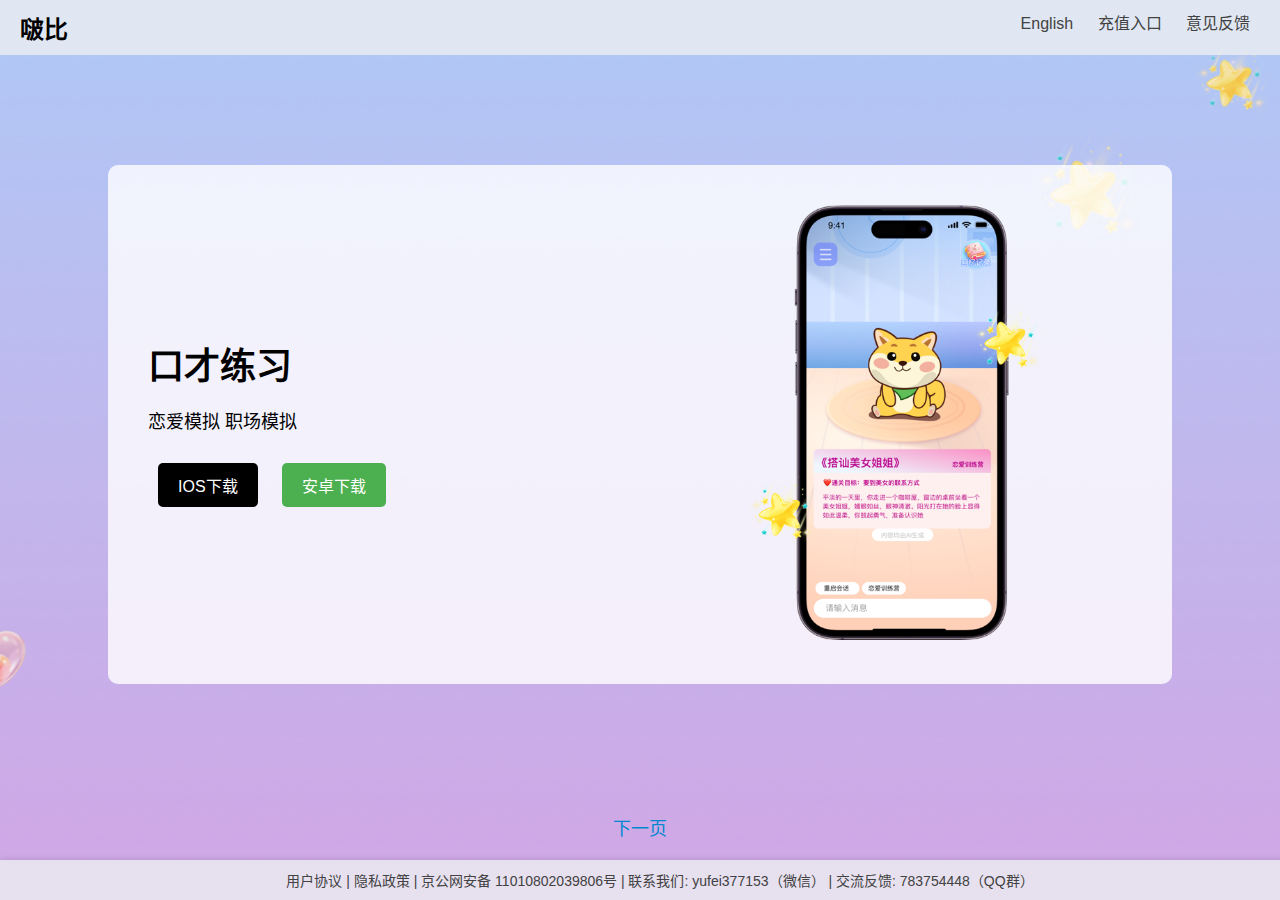
<file: server/src/main/resources/static/fourth.html>
<!DOCTYPE html>
<html lang="zh-CN">
<head>
    <meta charset="UTF-8">
    <meta name="viewport" content="width=device-width, initial-scale=1.0">
    <title>啵比 - 口才练习</title>
    <link rel="stylesheet" href="fourth.css">
</head>
<body>
    <header>
        <div class="logo">啵比</div>
        <nav>
            <a href="#">English</a>
            <a href="#">充值入口</a>
            <a href="#">意见反馈</a>
        </nav>
    </header>
    <main>
        <section class="content">
            <div class="left">
                <h1>口才练习</h1>
                <p>恋爱模拟 职场模拟</p>
                <div class="download-buttons">
                    <a href="#" class="ios">IOS下载</a>
                    <a href="#" class="android">安卓下载</a>
                </div>
            </div>
            <div class="right">
                <img src="images/game_dog.png" alt="手机图片" class="phone">
            </div>
        </section>
    </main>
    <div class="next-page">
        <span>下一页</span>
    </div>
    <footer>
        <p>用户协议 | 隐私政策 | 京公网安备 11010802039806号 | 联系我们: yufei377153（微信） | 交流反馈: 783754448（QQ群）</p>
    </footer>
</body>
</html>
</file>
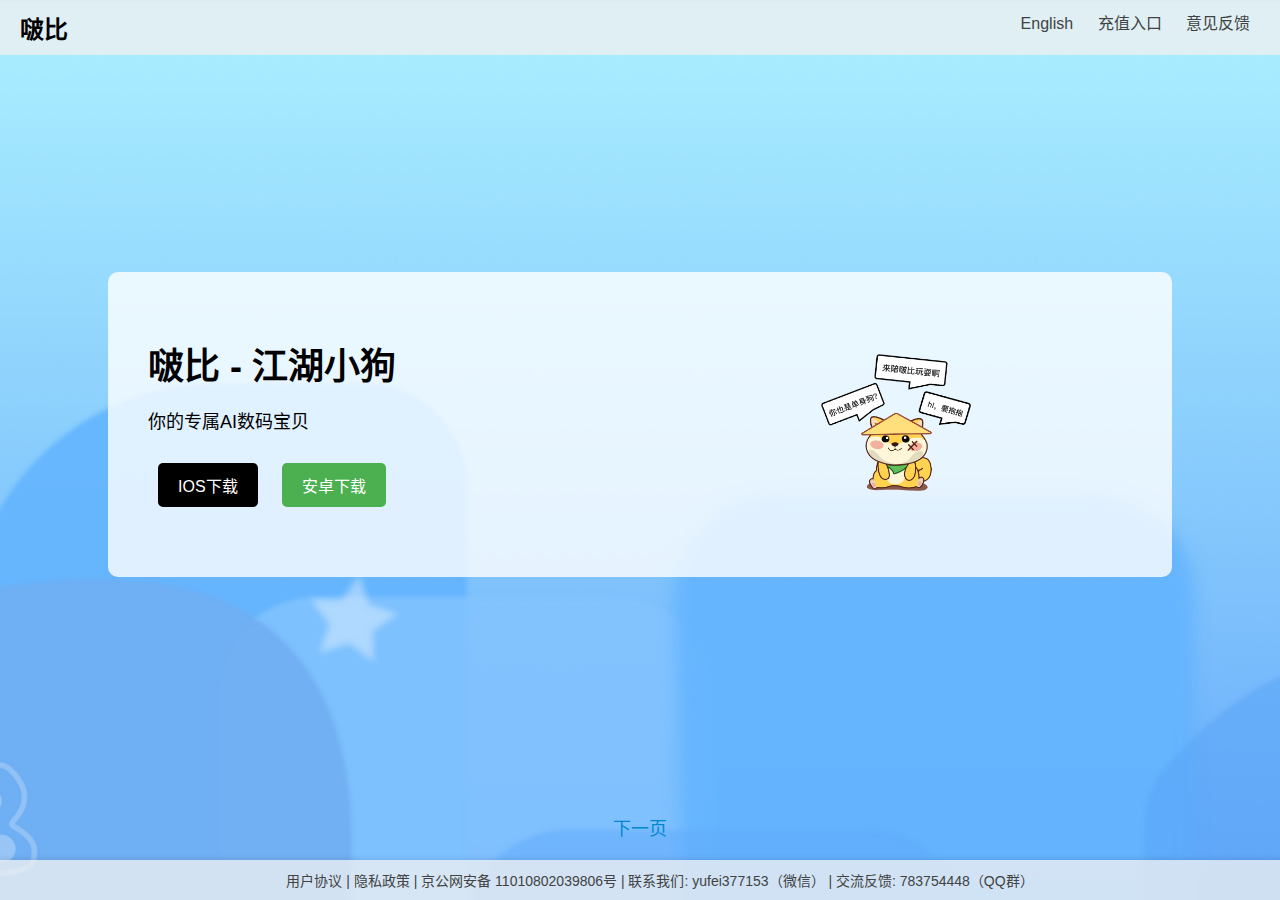
<file: server/src/main/resources/static/main.html>
<!DOCTYPE html>
<html lang="zh-CN">
<head>
    <meta charset="UTF-8">
    <meta name="viewport" content="width=device-width, initial-scale=1.0">
    <title>啵比 - 江湖小狗</title>
    <link rel="stylesheet" href="main.css">
</head>
<body>
    <header>
        <div class="logo">啵比</div>
        <nav>
            <a href="#">English</a>
            <a href="#">充值入口</a>
            <a href="#">意见反馈</a>
        </nav>
    </header>
    <main>
        <section class="content">
            <div class="left">
                <h1>啵比 - 江湖小狗</h1>
                <p>你的专属AI数码宝贝</p>
                <div class="download-buttons">
                    <a href="#" class="ios">IOS下载</a>
                    <a href="#" class="android">安卓下载</a>
                </div>
            </div>
            <div class="right">
                <img src="images/dog.png" alt="啵比狗" class="dog">
            </div>
        </section>
    </main>
    <div class="next-page">
        <span>下一页</span>
    </div>
    <footer>
        <p>用户协议 | 隐私政策 | 京公网安备 11010802039806号 | 联系我们: yufei377153（微信） | 交流反馈: 783754448（QQ群）</p>
    </footer>
</body>
</html>
</file>
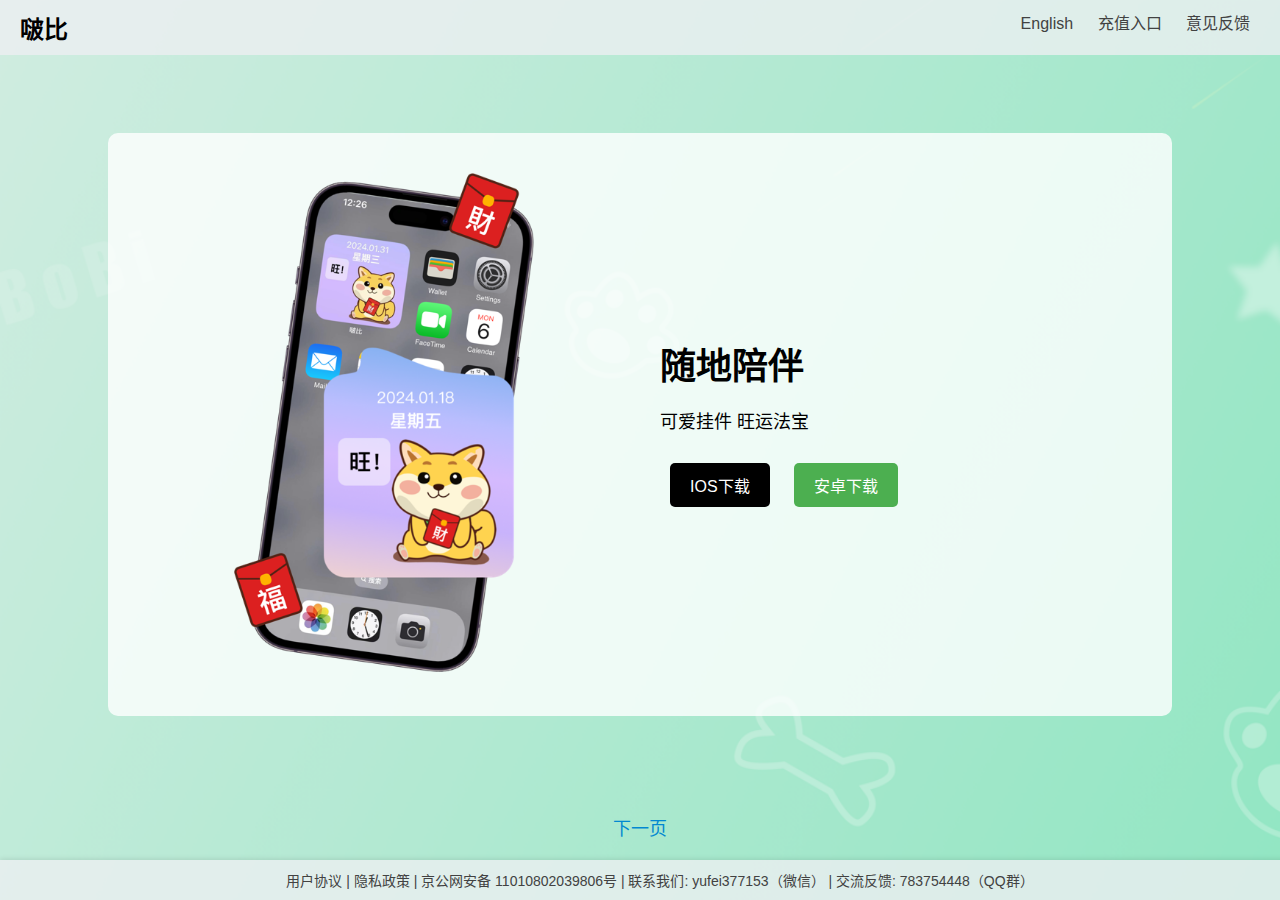
<file: server/src/main/resources/static/second.html>
<!DOCTYPE html>
<html lang="zh-CN">
<head>
    <meta charset="UTF-8">
    <meta name="viewport" content="width=device-width, initial-scale=1.0">
    <title>啵比 - 随地陪伴</title>
    <link rel="stylesheet" href="second.css">
</head>
<body>
    <header>
        <div class="logo">啵比</div>
        <nav>
            <a href="#">English</a>
            <a href="#">充值入口</a>
            <a href="#">意见反馈</a>
        </nav>
    </header>
    <main>
        <section class="content">
            <div class="left">
                <img src="images/guajian.png" alt="手机图片" class="phone">
            </div>
            <div class="right">
                <h1>随地陪伴</h1>
                <p>可爱挂件 旺运法宝</p>
                <div class="download-buttons">
                    <a href="#" class="ios">IOS下载</a>
                    <a href="#" class="android">安卓下载</a>
                </div>
            </div>
        </section>
    </main>
    <div class="next-page">
        <span>下一页</span>
    </div>
    <footer>
        <p>用户协议 | 隐私政策 | 京公网安备 11010802039806号 | 联系我们: yufei377153（微信） | 交流反馈: 783754448（QQ群）</p>
    </footer>
</body>
</html>
</file>
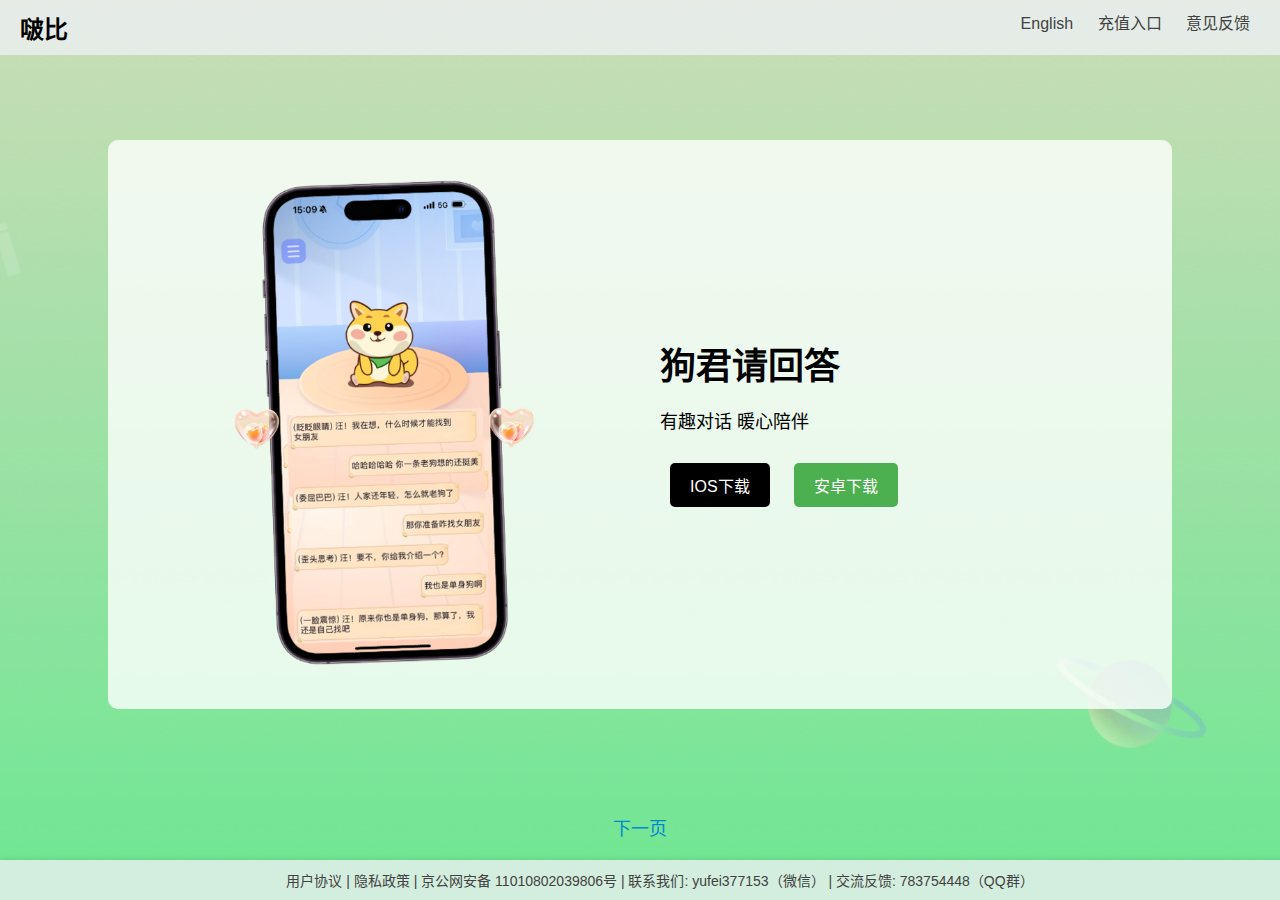
<file: server/src/main/resources/static/third.html>
<!DOCTYPE html>
<html lang="zh-CN">
<head>
    <meta charset="UTF-8">
    <meta name="viewport" content="width=device-width, initial-scale=1.0">
    <title>啵比 - 狗君请回答</title>
    <link rel="stylesheet" href="third.css">
</head>
<body>
    <header>
        <div class="logo">啵比</div>
        <nav>
            <a href="#">English</a>
            <a href="#">充值入口</a>
            <a href="#">意见反馈</a>
        </nav>
    </header>
    <main>
        <section class="content">
            <div class="left">
                <img src="images/chat_dog.png" alt="手机图片" class="phone">
            </div>
            <div class="right">
                <h1>狗君请回答</h1>
                <p>有趣对话 暖心陪伴</p>
                <div class="download-buttons">
                    <a href="#" class="ios">IOS下载</a>
                    <a href="#" class="android">安卓下载</a>
                </div>
            </div>
        </section>
    </main>
    <div class="next-page">
        <span>下一页</span>
    </div>
    <footer>
        <p>用户协议 | 隐私政策 | 京公网安备 11010802039806号 | 联系我们: yufei377153（微信） | 交流反馈: 783754448（QQ群）</p>
    </footer>
</body>
</html>
</file>
<file: server/src/main/resources/static/fourth.css>
body {
    font-family: 'Arial', sans-serif;
    margin: 0;
    padding: 0;
    background: url('images/purple_bg.png') no-repeat center center fixed;
    background-size: cover;
    display: flex;
    flex-direction: column;
    min-height: 100vh;
}

header {
    display: flex;
    justify-content: space-between;
    padding: 10px 20px;
    background: rgba(236, 239, 241, 0.8); /* 半透明背景 */
}

header .logo {
    font-size: 24px;
    font-weight: bold;
}

header nav a {
    margin: 0 10px;
    text-decoration: none;
    color: #424242;
}

main {
    display: flex;
    flex: 1;
    align-items: center;
    justify-content: center;
}

.content {
    display: flex;
    justify-content: space-between;
    align-items: center;
    width: 80%;
    background: rgba(255, 255, 255, 0.8); /* 半透明背景 */
    border-radius: 10px;
    padding: 20px;
}

.left {
    flex: 1;
    text-align: left;
    padding: 20px;
}

.left h1 {
    font-size: 36px;
    margin-bottom: 10px;
}

.left p {
    font-size: 18px;
    margin-bottom: 30px;
}

.download-buttons {
    margin-bottom: 30px;
}

.download-buttons a {
    display: inline-block;
    margin: 0 10px;
    padding: 10px 20px;
    color: white;
    background-color: #0288D1;
    border-radius: 5px;
    text-decoration: none;
    font-size: 16px;
}

.download-buttons a.ios {
    background-color: #000000;
}

.download-buttons a.android {
    background-color: #4CAF50;
}

.right {
    flex: 1;
    text-align: center;
    padding: 20px;
}

.right .phone {
    width: 100%;
    max-width: 300px;
}

.next-page {
    text-align: center;
    padding: 20px;
    font-size: 18px;
    color: #0288D1;
    cursor: pointer;
}

footer {
    text-align: center;
    padding: 10px 20px;
    background: rgba(236, 239, 241, 0.8); /* 半透明背景 */
    width: 100%;
    box-shadow: 0 -1px 5px rgba(0, 0, 0, 0.1);
    margin-top: auto;
}

footer p {
    margin: 0;
    font-size: 14px;
    color: #424242;
}
</file>
<file: server/src/main/resources/static/main.css>
body {
    font-family: 'Arial', sans-serif;
    margin: 0;
    padding: 0;
    background: url('images/background_main.png') no-repeat center center fixed;
    background-size: cover;
    display: flex;
    flex-direction: column;
    min-height: 100vh;
}

header {
    display: flex;
    justify-content: space-between;
    padding: 10px 20px;
    background: rgba(236, 239, 241, 0.8); /* 半透明背景 */
}

header .logo {
    font-size: 24px;
    font-weight: bold;
}

header nav a {
    margin: 0 10px;
    text-decoration: none;
    color: #424242;
}

main {
    display: flex;
    flex: 1;
    align-items: center;
    justify-content: center;
}

.content {
    display: flex;
    justify-content: space-between;
    align-items: center;
    width: 80%;
    background: rgba(255, 255, 255, 0.8); /* 半透明背景 */
    border-radius: 10px;
    padding: 20px;
}

.left {
    flex: 1;
    text-align: left;
    padding: 20px;
}

.left h1 {
    font-size: 36px;
    margin-bottom: 10px;
}

.left p {
    font-size: 18px;
    margin-bottom: 30px;
}

.download-buttons {
    margin-bottom: 30px;
}

.download-buttons a {
    display: inline-block;
    margin: 0 10px;
    padding: 10px 20px;
    color: white;
    background-color: #0288D1;
    border-radius: 5px;
    text-decoration: none;
    font-size: 16px;
}

.download-buttons a.ios {
    background-color: #000000;
}

.download-buttons a.android {
    background-color: #4CAF50;
}

.right {
    flex: 1;
    text-align: center;
    position: relative;
    padding: 20px;
}

.dog {
    width: 150px;
    margin: 20px auto;
}

.speech-bubbles {
    display: flex;
    justify-content: center;
    margin-top: 20px;
}

.speech-bubbles .bubble {
    background: white;
    border: 1px solid #B0BEC5;
    border-radius: 10px;
    padding: 10px;
    margin: 0 10px;
    position: relative;
    font-size: 14px;
}

.speech-bubbles .bubble::after {
    content: "";
    position: absolute;
    bottom: -10px;
    left: 50%;
    transform: translateX(-50%);
    border-width: 10px 10px 0;
    border-style: solid;
    border-color: white transparent transparent transparent;
}

.next-page {
    text-align: center;
    padding: 20px;
    font-size: 18px;
    color: #0288D1;
    cursor: pointer;
}

footer {
    text-align: center;
    padding: 10px 20px;
    background: rgba(236, 239, 241, 0.8); /* 半透明背景 */
    width: 100%;
    box-shadow: 0 -1px 5px rgba(0, 0, 0, 0.1);
    margin-top: auto;
}

footer p {
    margin: 0;
    font-size: 14px;
    color: #424242;
}
</file>
<file: server/src/main/resources/static/second.css>
body {
    font-family: 'Arial', sans-serif;
    margin: 0;
    padding: 0;
    background: url('images/green_bg.png') no-repeat center center fixed;
    background-size: cover;
    display: flex;
    flex-direction: column;
    min-height: 100vh;
}

header {
    display: flex;
    justify-content: space-between;
    padding: 10px 20px;
    background: rgba(236, 239, 241, 0.8); /* 半透明背景 */
}

header .logo {
    font-size: 24px;
    font-weight: bold;
}

header nav a {
    margin: 0 10px;
    text-decoration: none;
    color: #424242;
}

main {
    display: flex;
    flex: 1;
    align-items: center;
    justify-content: center;
}

.content {
    display: flex;
    justify-content: space-between;
    align-items: center;
    width: 80%;
    background: rgba(255, 255, 255, 0.8); /* 半透明背景 */
    border-radius: 10px;
    padding: 20px;
}

.left {
    flex: 1;
    text-align: center;
    padding: 20px;
}

.left .phone {
    width: 100%;
    max-width: 300px;
}

.right {
    flex: 1;
    text-align: left;
    padding: 20px;
}

.right h1 {
    font-size: 36px;
    margin-bottom: 10px;
}

.right p {
    font-size: 18px;
    margin-bottom: 30px;
}

.download-buttons {
    margin-bottom: 30px;
}

.download-buttons a {
    display: inline-block;
    margin: 0 10px;
    padding: 10px 20px;
    color: white;
    background-color: #0288D1;
    border-radius: 5px;
    text-decoration: none;
    font-size: 16px;
}

.download-buttons a.ios {
    background-color: #000000;
}

.download-buttons a.android {
    background-color: #4CAF50;
}

.next-page {
    text-align: center;
    padding: 20px;
    font-size: 18px;
    color: #0288D1;
    cursor: pointer;
}

footer {
    text-align: center;
    padding: 10px 20px;
    background: rgba(236, 239, 241, 0.8); /* 半透明背景 */
    width: 100%;
    box-shadow: 0 -1px 5px rgba(0, 0, 0, 0.1);
    margin-top: auto;
}

footer p {
    margin: 0;
    font-size: 14px;
    color: #424242;
}
</file>
<file: server/src/main/resources/static/third.css>
body {
    font-family: 'Arial', sans-serif;
    margin: 0;
    padding: 0;
    background: url('images/light_green_bg.png') no-repeat center center fixed;
    background-size: cover;
    display: flex;
    flex-direction: column;
    min-height: 100vh;
}

header {
    display: flex;
    justify-content: space-between;
    padding: 10px 20px;
    background: rgba(236, 239, 241, 0.8); /* 半透明背景 */
}

header .logo {
    font-size: 24px;
    font-weight: bold;
}

header nav a {
    margin: 0 10px;
    text-decoration: none;
    color: #424242;
}

main {
    display: flex;
    flex: 1;
    align-items: center;
    justify-content: center;
}

.content {
    display: flex;
    justify-content: space-between;
    align-items: center;
    width: 80%;
    background: rgba(255, 255, 255, 0.8); /* 半透明背景 */
    border-radius: 10px;
    padding: 20px;
}

.left {
    flex: 1;
    text-align: center;
    padding: 20px;
}

.left .phone {
    width: 100%;
    max-width: 300px;
}

.right {
    flex: 1;
    text-align: left;
    padding: 20px;
}

.right h1 {
    font-size: 36px;
    margin-bottom: 10px;
}

.right p {
    font-size: 18px;
    margin-bottom: 30px;
}

.download-buttons {
    margin-bottom: 30px;
}

.download-buttons a {
    display: inline-block;
    margin: 0 10px;
    padding: 10px 20px;
    color: white;
    background-color: #0288D1;
    border-radius: 5px;
    text-decoration: none;
    font-size: 16px;
}

.download-buttons a.ios {
    background-color: #000000;
}

.download-buttons a.android {
    background-color: #4CAF50;
}

.next-page {
    text-align: center;
    padding: 20px;
    font-size: 18px;
    color: #0288D1;
    cursor: pointer;
}

footer {
    text-align: center;
    padding: 10px 20px;
    background: rgba(236, 239, 241, 0.8); /* 半透明背景 */
    width: 100%;
    box-shadow: 0 -1px 5px rgba(0, 0, 0, 0.1);
    margin-top: auto;
}

footer p {
    margin: 0;
    font-size: 14px;
    color: #424242;
}
</file>
